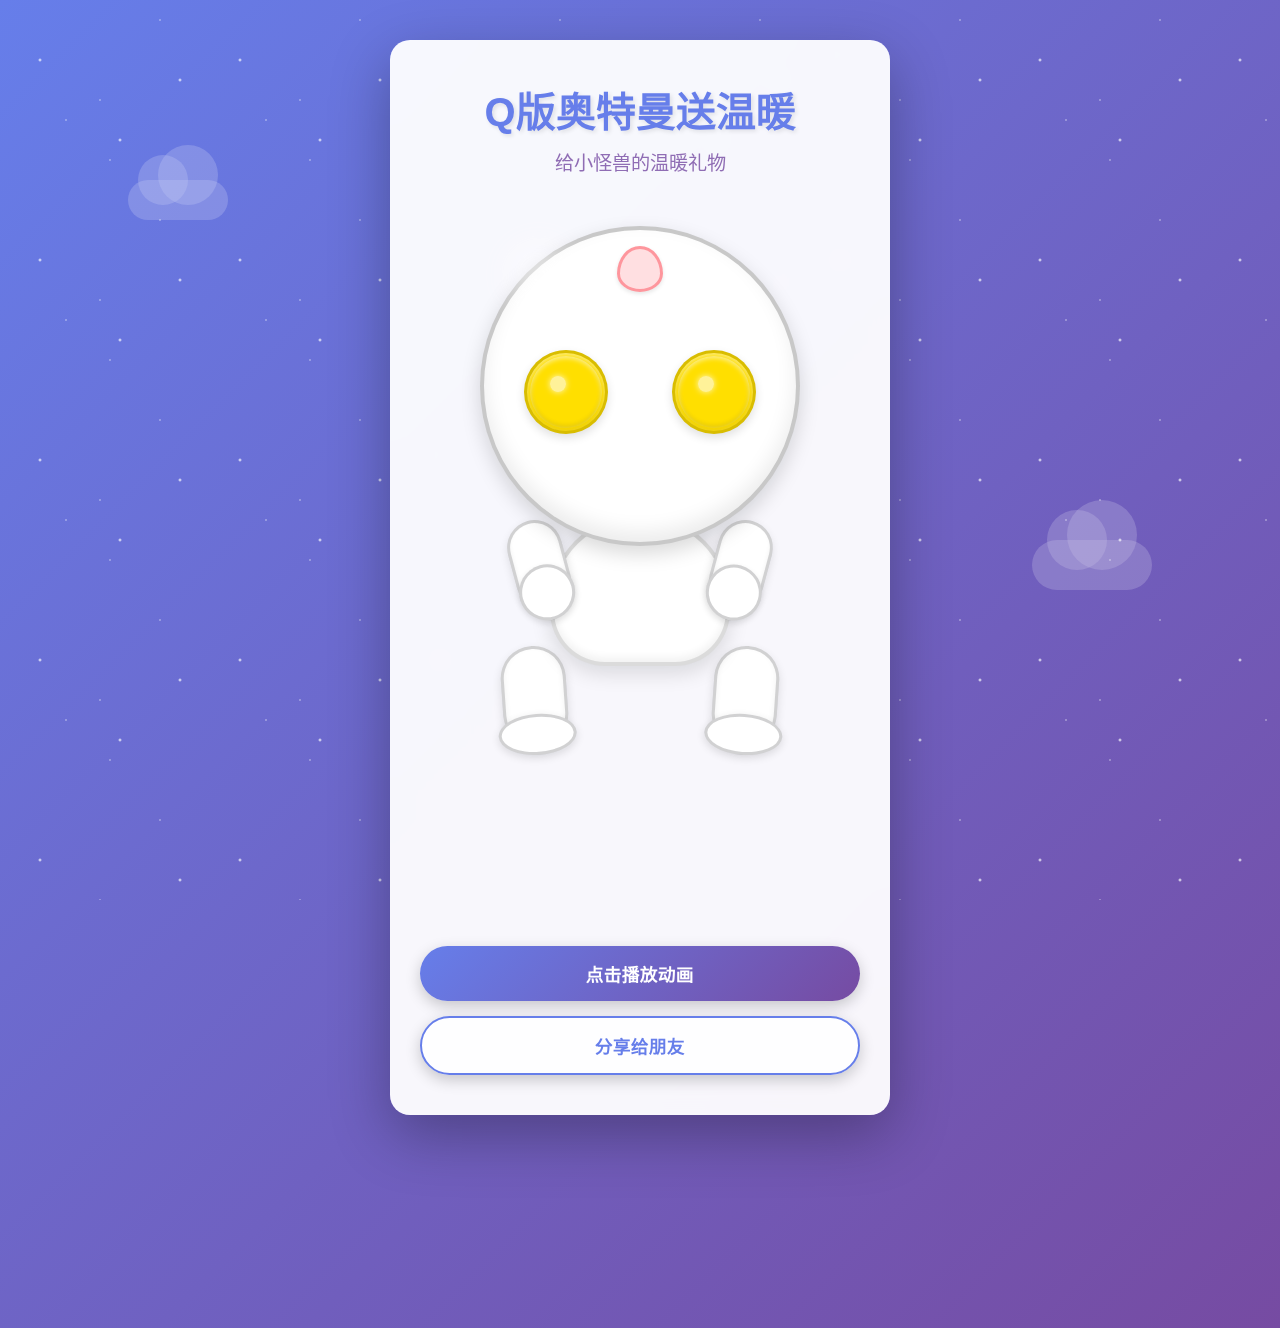
<file: index.html>
<!DOCTYPE html>
<html lang="zh-CN">
<head>
    <meta charset="UTF-8">
    <meta name="viewport" content="width=device-width, initial-scale=1.0, maximum-scale=1.0, user-scalable=no, viewport-fit=cover">
    <meta name="description" content="Q版奥特曼送温暖给小怪兽 - 一份温暖的电子贺卡">
    <title>Q版奥特曼送温暖给小怪兽</title>
    
    <!-- 禁用缓存 - 确保微信浏览器显示最新内容 -->
    <meta http-equiv="Cache-Control" content="no-cache, no-store, must-revalidate">
    <meta http-equiv="Pragma" content="no-cache">
    <meta http-equiv="Expires" content="0">
    <meta name="cache-control" content="no-cache">
    <meta name="expires" content="0">
    <meta name="pragma" content="no-cache">
    
    <!-- 微信分享优化 -->
    <meta property="og:title" content="Q版奥特曼送温暖给小怪兽">
    <meta property="og:description" content="一份温暖的电子贺卡 - 传递爱与温暖">
    <meta property="og:image" content="./images/og-image.jpg">
    <meta property="og:type" content="website">
    <meta property="og:url" content="">
    
    <!-- 微信分享 -->
    <meta name="wechat:title" content="Q版奥特曼送温暖给小怪兽">
    <meta name="wechat:description" content="一份温暖的电子贺卡 - 传递爱与温暖">
    <meta name="wechat:image" content="./images/og-image.jpg">
    
    <!-- 版本号：每次更新时修改此版本号以强制刷新缓存 -->
    <script>
        // 版本号 - 每次更新场景时修改此版本号
        const APP_VERSION = '2.0.0';
        const VERSION_KEY = 'aotmsh_version';
        
        // 检查版本并清理缓存
        (function() {
            const storedVersion = localStorage.getItem(VERSION_KEY);
            if (storedVersion !== APP_VERSION) {
                // 版本不匹配，清理所有缓存
                try {
                    localStorage.clear();
                    sessionStorage.clear();
                    localStorage.setItem(VERSION_KEY, APP_VERSION);
                } catch(e) {
                    console.log('清理缓存时出错:', e);
                }
            } else {
                localStorage.setItem(VERSION_KEY, APP_VERSION);
            }
        })();
        
        // 动态加载CSS，添加版本号和时间戳
        (function() {
            const timestamp = new Date().getTime();
            const link = document.createElement('link');
            link.rel = 'stylesheet';
            link.href = 'css/style.css?v=' + APP_VERSION + '&t=' + timestamp;
            document.head.appendChild(link);
        })();
    </script>
    <link rel="icon" href="favicon.ico" type="image/x-icon">
</head>
<body>
    <div class="card-container">
        <!-- 背景 -->
        <div class="background">
            <div class="stars"></div>
            <div class="clouds">
                <div class="cloud cloud1"></div>
                <div class="cloud cloud2"></div>
                <div class="cloud cloud3"></div>
            </div>
        </div>

        <!-- 主卡片 -->
        <div class="card" id="card">
            <!-- 标题 -->
            <div class="title-container">
                <h1 class="title">Q版奥特曼送温暖</h1>
                <p class="subtitle">给小怪兽的温暖礼物</p>
            </div>

            <!-- 奥特曼和小怪兽 -->
            <div class="ultraman-container">
                <div class="ultraman" id="ultraman">
                    <div class="ultraman-head">
                        <div class="eye left-eye"></div>
                        <div class="eye right-eye"></div>
                    </div>
                    <div class="ultraman-body">
                        <div class="chest-mark"></div>
                    </div>
                    <div class="ultraman-arm left-arm"></div>
                    <div class="ultraman-arm right-arm" id="right-arm">
                        <div class="warmth-light" id="warmth-light">
                            <div class="light-ring light-ring1"></div>
                            <div class="light-ring light-ring2"></div>
                            <div class="light-ring light-ring3"></div>
                            <div class="light-core"></div>
                        </div>
                    </div>
                    <div class="ultraman-leg left-leg"></div>
                    <div class="ultraman-leg right-leg"></div>
                </div>
                
                <!-- 小怪兽 -->
                <div class="monster" id="monster">
                    <div class="monster-head">
                        <div class="monster-eye monster-eye-left"></div>
                        <div class="monster-eye monster-eye-right"></div>
                        <div class="monster-mouth"></div>
                    </div>
                    <div class="monster-body"></div>
                    <div class="monster-arm monster-arm-left"></div>
                    <div class="monster-arm monster-arm-right"></div>
                    <div class="monster-leg monster-leg-left"></div>
                    <div class="monster-leg monster-leg-right"></div>
                </div>
            </div>

            <!-- 消息内容 -->
            <div class="message-container">
                <div class="message" id="message">
                    <p class="message-text">小怪兽，</p>
                    <p class="message-text">让我给你送温暖，</p>
                    <p class="message-text">传递爱与关怀！</p>
                    <p class="message-text">💝</p>
                </div>
            </div>

            <!-- 按钮 -->
            <div class="button-container">
                <button class="btn btn-primary" id="play-btn">点击播放动画</button>
                <button class="btn btn-secondary" id="share-btn">分享给朋友</button>
            </div>

            <!-- 温暖光效飘落 -->
            <div class="warmth-particles" id="warmth-particles"></div>
        </div>

        <!-- 祝福语 -->
        <div class="blessing" id="blessing">
            <p>愿温暖与爱</p>
            <p>如阳光般照耀</p>
            <p>永远传递！</p>
        </div>
    </div>

    <!-- 音乐（可选）- 如果有背景音乐文件，取消下面的注释 -->
    <!--
    <audio id="bgm" loop>
        <source src="audio/bgm.mp3" type="audio/mpeg">
    </audio>
    -->

    <!-- 动态加载JS，添加版本号和时间戳 -->
    <script>
        (function() {
            const APP_VERSION = '2.0.0';
            const timestamp = new Date().getTime();
            const script = document.createElement('script');
            script.src = 'js/main.js?v=' + APP_VERSION + '&t=' + timestamp;
            script.onerror = function() {
                // 如果加载失败，尝试不带版本号加载
                const fallbackScript = document.createElement('script');
                fallbackScript.src = 'js/main.js';
                document.body.appendChild(fallbackScript);
            };
            document.body.appendChild(script);
        })();
    </script>
    
    <!-- 微信浏览器缓存清理 -->
    <script>
        // 微信浏览器特殊处理
        if (/MicroMessenger/i.test(navigator.userAgent)) {
            // 检测是否从缓存加载
            window.addEventListener('pageshow', function(event) {
                if (event.persisted) {
                    // 页面从缓存中恢复，强制刷新
                    window.location.reload(true);
                }
            });
            
            // 定期检查版本
            setInterval(function() {
                const APP_VERSION = '2.0.0';
                const VERSION_KEY = 'aotmsh_version';
                const storedVersion = localStorage.getItem(VERSION_KEY);
                if (storedVersion !== APP_VERSION) {
                    window.location.reload(true);
                }
            }, 5000); // 每5秒检查一次
        }
    </script>
</body>
</html>
</file>
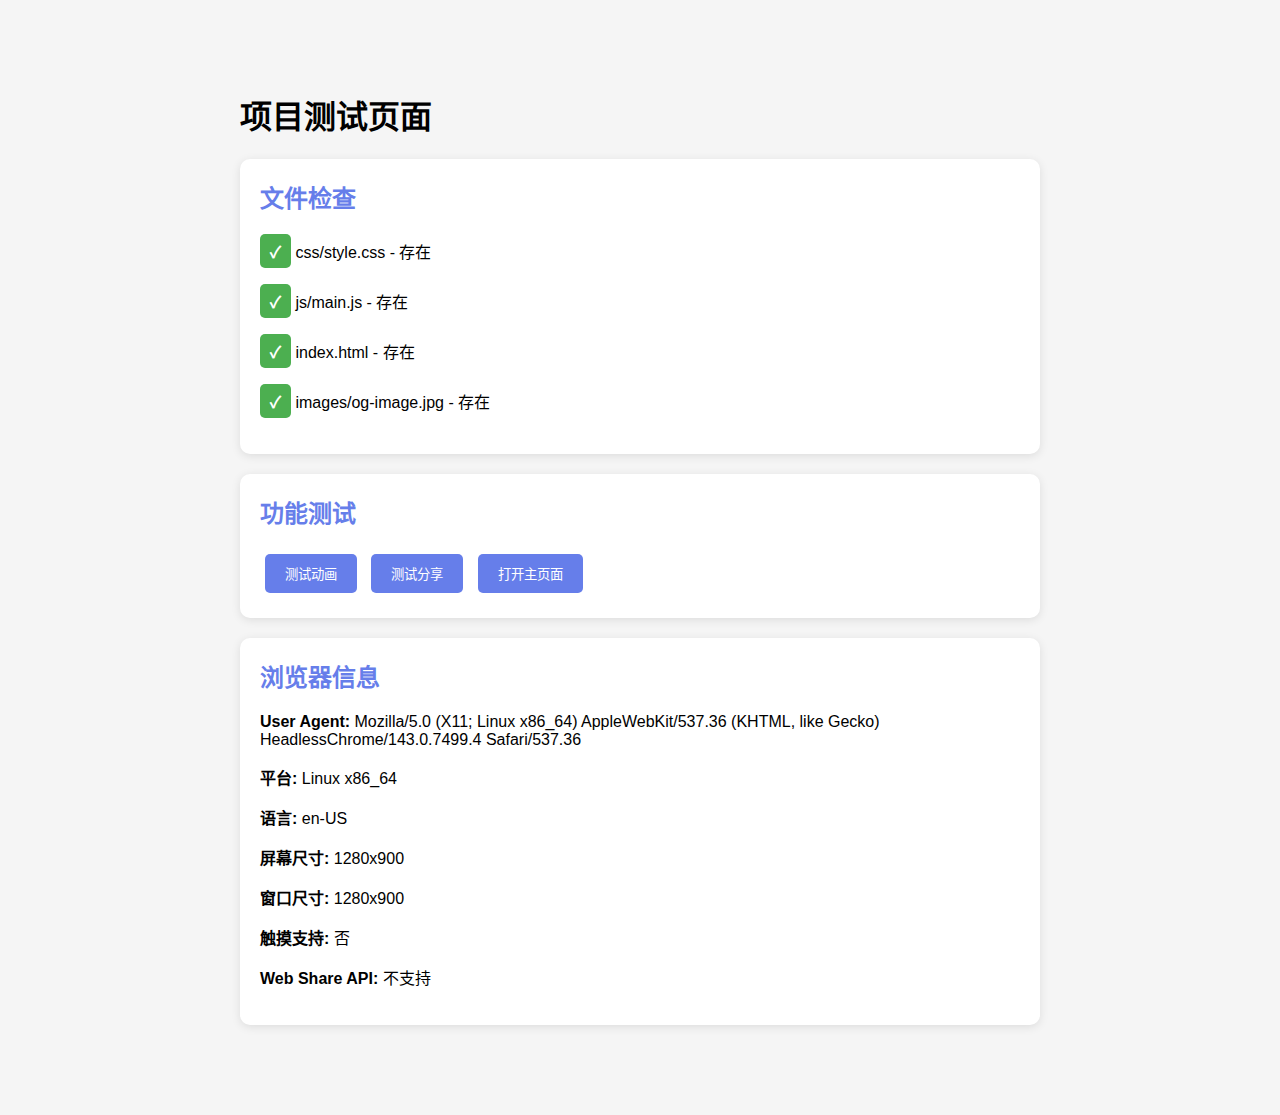
<file: test.html>
<!DOCTYPE html>
<html lang="zh-CN">
<head>
    <meta charset="UTF-8">
    <meta name="viewport" content="width=device-width, initial-scale=1.0">
    <title>测试页面</title>
    <style>
        body {
            font-family: Arial, sans-serif;
            max-width: 800px;
            margin: 50px auto;
            padding: 20px;
            background: #f5f5f5;
        }
        .test-item {
            background: white;
            padding: 20px;
            margin: 20px 0;
            border-radius: 10px;
            box-shadow: 0 2px 10px rgba(0,0,0,0.1);
        }
        .test-item h2 {
            color: #667eea;
            margin-top: 0;
        }
        .status {
            display: inline-block;
            padding: 5px 10px;
            border-radius: 5px;
            font-weight: bold;
        }
        .status.ok {
            background: #4caf50;
            color: white;
        }
        .status.error {
            background: #f44336;
            color: white;
        }
        .status.warning {
            background: #ff9800;
            color: white;
        }
        button {
            background: #667eea;
            color: white;
            border: none;
            padding: 10px 20px;
            border-radius: 5px;
            cursor: pointer;
            margin: 5px;
        }
        button:hover {
            background: #764ba2;
        }
    </style>
</head>
<body>
    <h1>项目测试页面</h1>
    
    <div class="test-item">
        <h2>文件检查</h2>
        <div id="file-check"></div>
    </div>
    
    <div class="test-item">
        <h2>功能测试</h2>
        <button onclick="testAnimation()">测试动画</button>
        <button onclick="testShare()">测试分享</button>
        <button onclick="openMainPage()">打开主页面</button>
    </div>
    
    <div class="test-item">
        <h2>浏览器信息</h2>
        <div id="browser-info"></div>
    </div>

    <script>
        // 检查文件
        function checkFiles() {
            const files = [
                'index.html',
                'css/style.css',
                'js/main.js',
                'images/og-image.jpg'
            ];
            
            const fileCheck = document.getElementById('file-check');
            let html = '';
            
            files.forEach(file => {
                fetch(file)
                    .then(response => {
                        if (response.ok) {
                            html += `<p><span class="status ok">✓</span> ${file} - 存在</p>`;
                        } else {
                            html += `<p><span class="status error">✗</span> ${file} - 不存在</p>`;
                        }
                        fileCheck.innerHTML = html;
                    })
                    .catch(error => {
                        html += `<p><span class="status error">✗</span> ${file} - 错误: ${error.message}</p>`;
                        fileCheck.innerHTML = html;
                    });
            });
        }
        
        // 显示浏览器信息
        function showBrowserInfo() {
            const info = document.getElementById('browser-info');
            info.innerHTML = `
                <p><strong>User Agent:</strong> ${navigator.userAgent}</p>
                <p><strong>平台:</strong> ${navigator.platform}</p>
                <p><strong>语言:</strong> ${navigator.language}</p>
                <p><strong>屏幕尺寸:</strong> ${screen.width}x${screen.height}</p>
                <p><strong>窗口尺寸:</strong> ${window.innerWidth}x${window.innerHeight}</p>
                <p><strong>触摸支持:</strong> ${('ontouchstart' in window) ? '是' : '否'}</p>
                <p><strong>Web Share API:</strong> ${('share' in navigator) ? '支持' : '不支持'}</p>
            `;
        }
        
        // 测试动画
        function testAnimation() {
            alert('动画测试：请打开主页面测试动画功能');
        }
        
        // 测试分享
        function testShare() {
            if ('share' in navigator) {
                navigator.share({
                    title: '测试分享',
                    text: '这是一个测试',
                    url: window.location.href
                }).then(() => {
                    alert('分享成功！');
                }).catch(error => {
                    alert('分享失败：' + error.message);
                });
            } else {
                alert('浏览器不支持Web Share API');
            }
        }
        
        // 打开主页面
        function openMainPage() {
            window.location.href = 'index.html';
        }
        
        // 页面加载时执行
        window.addEventListener('load', function() {
            checkFiles();
            showBrowserInfo();
        });
    </script>
</body>
</html>
</file>
